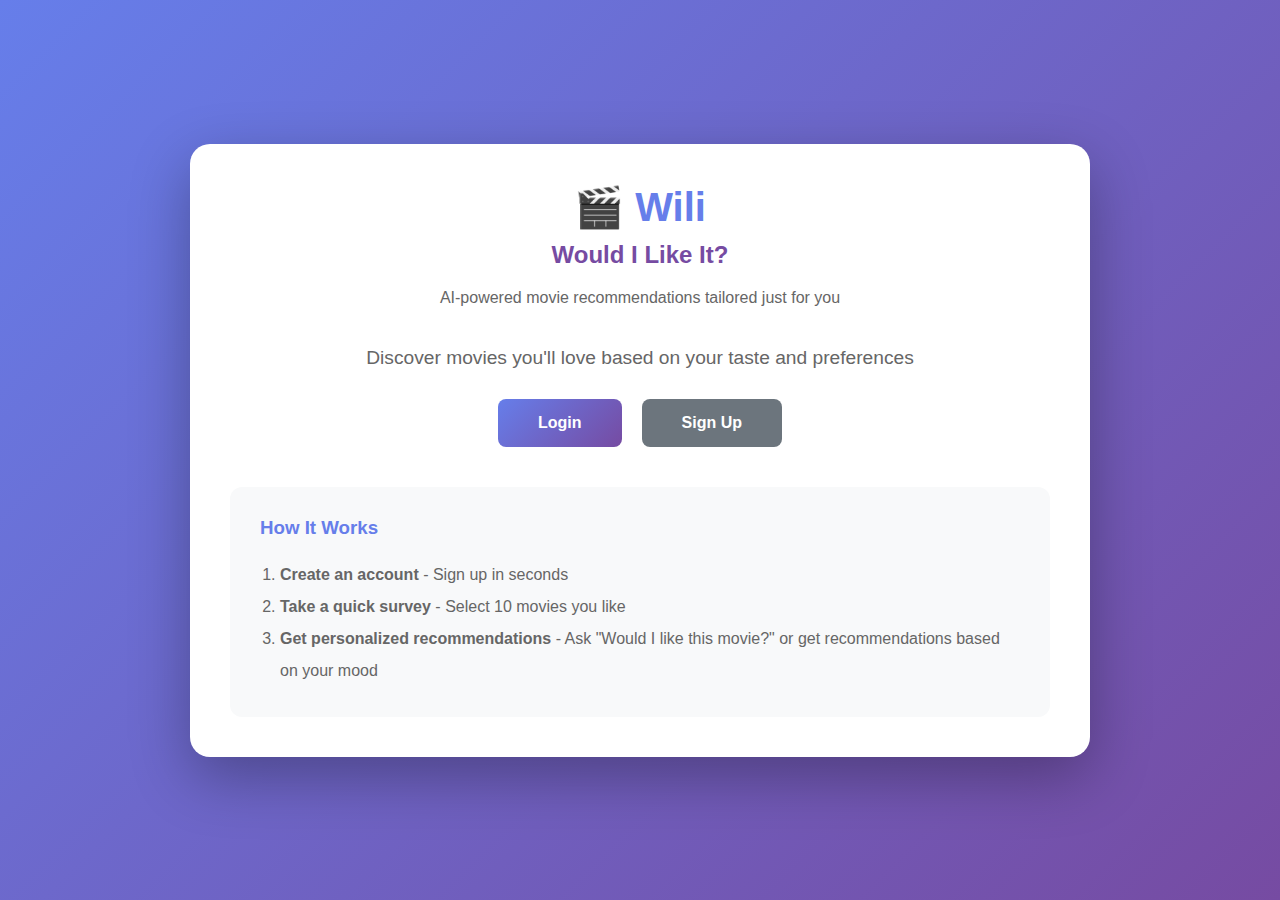
<file: frontend/index.html>
<!DOCTYPE html>
<html lang="en">
<head>
    <meta charset="UTF-8">
    <meta name="viewport" content="width=device-width, initial-scale=1.0">
    <title>Wili - AI Movie Recommendations</title>
    <link rel="stylesheet" href="css/style.css">
</head>
<body>
    <div class="container">
        <h1>🎬 Wili</h1>
        <h2>Would I Like It?</h2>
        <p class="subtitle">AI-powered movie recommendations tailored just for you</p>
        
        <div style="text-align: center; margin: 40px 0;">
            <p style="font-size: 1.2em; color: #666; margin-bottom: 30px;">
                Discover movies you'll love based on your taste and preferences
            </p>
            
            <div style="display: flex; gap: 20px; justify-content: center; flex-wrap: wrap;">
                <button onclick="window.location.href='login.html'" style="width: auto; padding: 15px 40px;">
                    Login
                </button>
                <button onclick="window.location.href='signup.html'" class="btn-secondary" style="width: auto; padding: 15px 40px;">
                    Sign Up
                </button>
            </div>
        </div>
        
        <div style="background: #f8f9fa; padding: 30px; border-radius: 12px; margin-top: 40px;">
            <h3 style="color: #667eea; margin-bottom: 20px;">How It Works</h3>
            <ol style="color: #666; line-height: 2; padding-left: 20px;">
                <li><strong>Create an account</strong> - Sign up in seconds</li>
                <li><strong>Take a quick survey</strong> - Select 10 movies you like</li>
                <li><strong>Get personalized recommendations</strong> - Ask "Would I like this movie?" or get recommendations based on your mood</li>
            </ol>
        </div>
    </div>
</body>
</html>
</file>
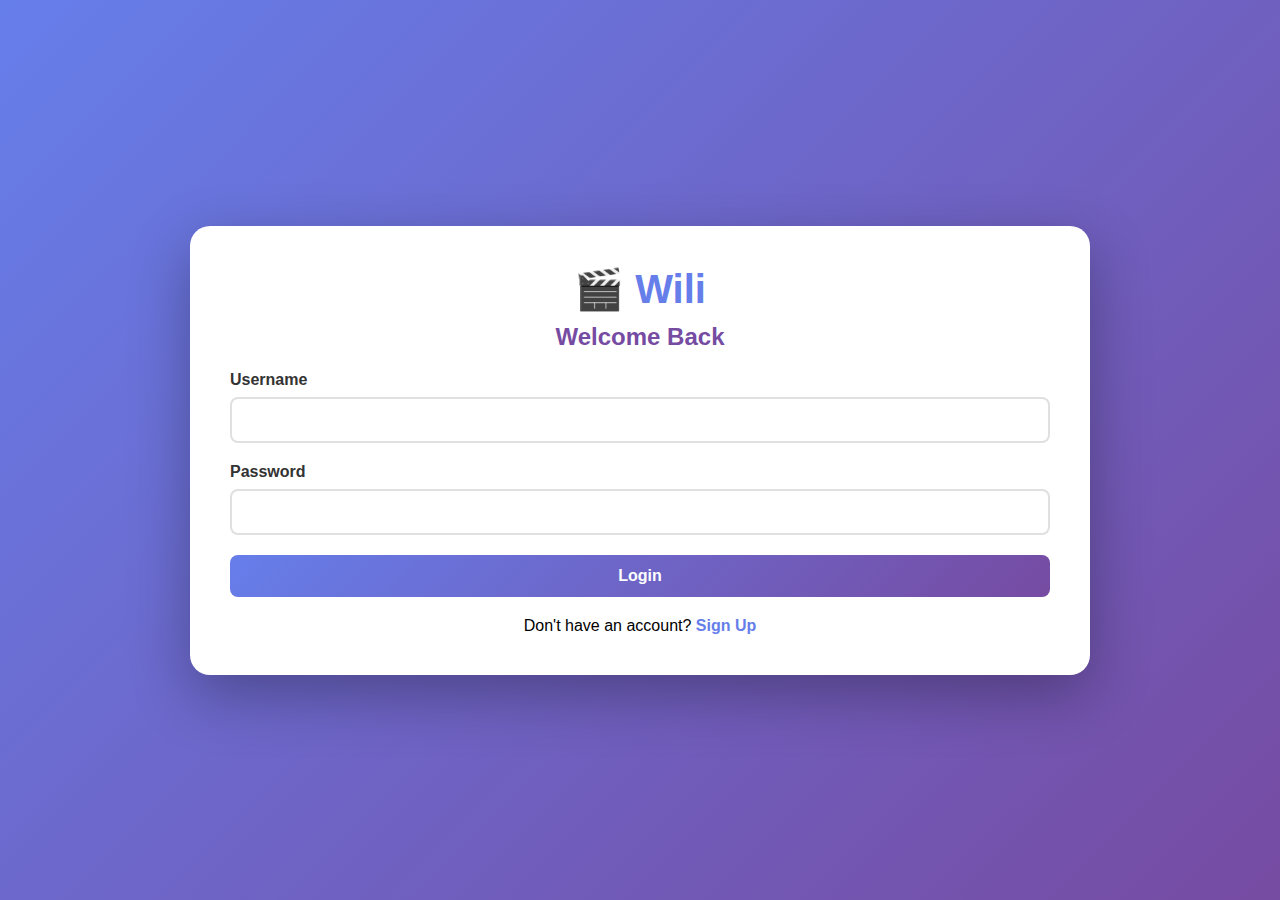
<file: frontend/dashboard.html>
<!DOCTYPE html>
<html lang="en">
<head>
    <meta charset="UTF-8">
    <meta name="viewport" content="width=device-width, initial-scale=1.0">
    <title>Wili Dashboard</title>
    <link rel="stylesheet" href="css/style.css">
</head>
<body>
    <div class="container">
        <div class="nav">
            <div class="nav-left">
                <h1>🎬 Wili</h1>
            </div>
            <div class="nav-right">
                <span style="margin-right: 20px; color: #666;">
                    Welcome, <strong id="usernameDisplay"></strong>
                </span>
                <button onclick="logout()">Logout</button>
            </div>
        </div>
        
        <div id="alert" class="alert"></div>
        
        <!-- Tabs -->
        <div class="tabs">
            <button class="tab active" onclick="switchTab('wili')">
                Would I Like It?
            </button>
            <button class="tab" onclick="switchTab('recommendations')">
                Get Recommendations
            </button>
        </div>
        
        <!-- Tab 1: Wili Check (Use Case A) -->
        <div id="wiliTab" class="tab-content active">
            <h2>Would I Like This Movie?</h2>
            <p class="subtitle">Enter a movie title to see if you'd like it based on your preferences</p>
            
            <form id="wiliForm">
                <div class="form-group">
                    <label for="movieTitle">Movie Title</label>
                    <input type="text" id="movieTitle" placeholder="e.g., Inception, The Matrix" required>
                </div>
                
                <button type="submit">WILI !</button>
            </form>
            
            <div id="wiliResult"></div>
        </div>
        
        <!-- Tab 2: Recommendations (Use Case B) -->
        <div id="recommendationsTab" class="tab-content">
            <h2>Get Movie Recommendations</h2>
            <p class="subtitle">Describe what you're looking for and we'll find the perfect matches</p>
            
            <form id="recommendationsForm">
                <div class="form-group">
                    <label for="prompt">What are you looking for?</label>
                    <textarea id="prompt" rows="3" 
                        placeholder="e.g., I want a movie similar to Blade Runner in vibe, something dark and futuristic" 
                        required></textarea>
                </div>
                
                <div class="filters">
                    <div class="form-group">
                        <label for="minRating">Minimum Rating</label>
                        <input type="number" id="minRating" min="0" max="10" step="0.1" 
                            placeholder="e.g., 7.0">
                    </div>
                    
                    <div class="form-group">
                        <label for="minYear">Minimum Year</label>
                        <input type="text" id="minYear" placeholder="e.g., 2000">
                    </div>
                    
                    <div class="form-group">
                        <label for="genre">Genre</label>
                        <input type="text" id="genre" placeholder="e.g., sci-fi, drama">
                    </div>
                </div>
                
                <button type="submit">Get Recommendations</button>
            </form>
            
            <div id="recommendationsResult"></div>
        </div>
        
        <div id="loading" class="loading">
            <div class="spinner"></div>
            <p>Processing your request...</p>
        </div>
    </div>
    
    <script src="js/auth.js"></script>
    <script src="js/app.js"></script>
</body>
</html>
</file>
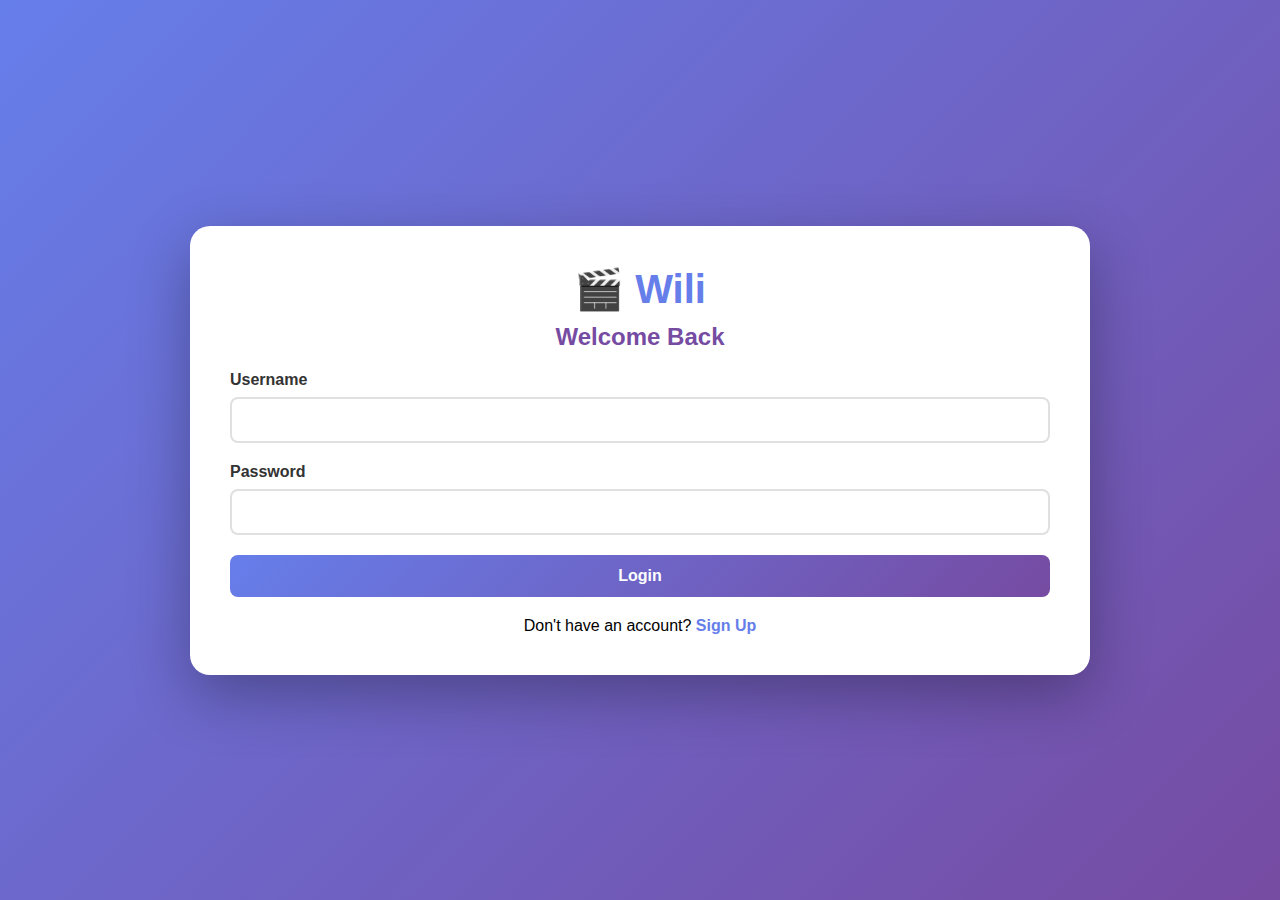
<file: frontend/login.html>
<!DOCTYPE html>
<html lang="en">
<head>
    <meta charset="UTF-8">
    <meta name="viewport" content="width=device-width, initial-scale=1.0">
    <title>Login - Wili</title>
    <link rel="stylesheet" href="css/style.css">
</head>
<body>
    <div class="container">
        <h1>🎬 Wili</h1>
        <h2>Welcome Back</h2>
        
        <div id="alert" class="alert"></div>
        
        <form id="loginForm">
            <div class="form-group">
                <label for="username">Username</label>
                <input type="text" id="username" name="username" required>
            </div>
            
            <div class="form-group">
                <label for="password">Password</label>
                <input type="password" id="password" name="password" required>
            </div>
            
            <button type="submit" id="submitBtn">Login</button>
        </form>
        
        <p class="text-center">
            Don't have an account? <a href="signup.html" class="text-link">Sign Up</a>
        </p>
    </div>
    
    <script src="js/auth.js"></script>
    <script>
        document.getElementById('loginForm').addEventListener('submit', async (e) => {
            e.preventDefault();
            
            const username = document.getElementById('username').value;
            const password = document.getElementById('password').value;
            
            const submitBtn = document.getElementById('submitBtn');
            submitBtn.disabled = true;
            submitBtn.textContent = 'Logging in...';
            
            try {
                const result = await login(username, password);
                showAlert('Login successful! Redirecting...', 'success');
                
                setTimeout(() => {
                    // Check if user has completed survey
                    if (result.has_embedding) {
                        window.location.href = 'dashboard.html';
                    } else {
                        window.location.href = 'survey.html';
                    }
                }, 1500);
            } catch (error) {
                showAlert(error.message, 'error');
                submitBtn.disabled = false;
                submitBtn.textContent = 'Login';
            }
        });
        
        function showAlert(message, type) {
            const alert = document.getElementById('alert');
            alert.textContent = message;
            alert.className = `alert alert-${type} show`;
        }
    </script>
</body>
</html>
</file>
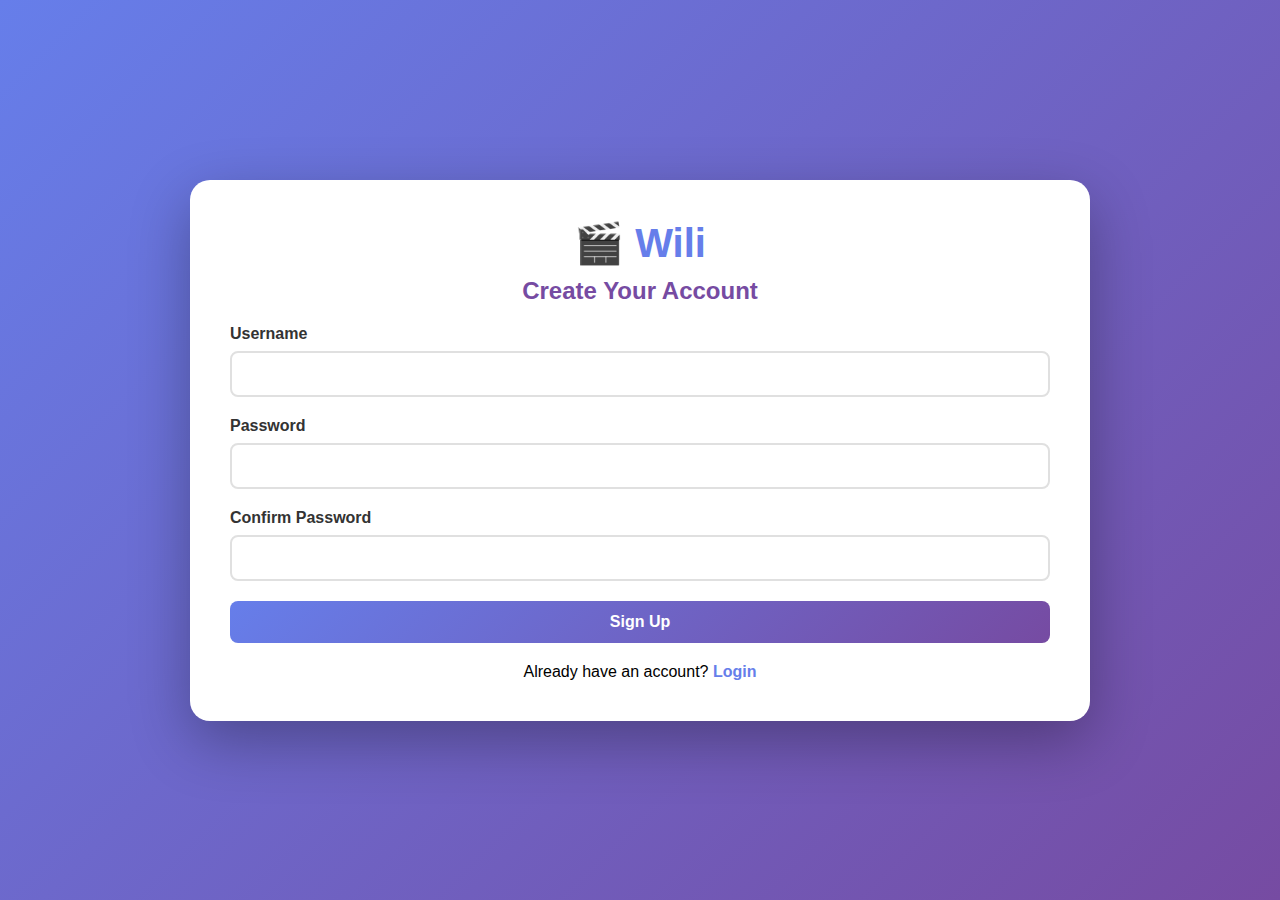
<file: frontend/signup.html>
<!DOCTYPE html>
<html lang="en">
<head>
    <meta charset="UTF-8">
    <meta name="viewport" content="width=device-width, initial-scale=1.0">
    <title>Sign Up - Wili</title>
    <link rel="stylesheet" href="css/style.css">
</head>
<body>
    <div class="container">
        <h1>🎬 Wili</h1>
        <h2>Create Your Account</h2>
        
        <div id="alert" class="alert"></div>
        
        <form id="signupForm">
            <div class="form-group">
                <label for="username">Username</label>
                <input type="text" id="username" name="username" required minlength="3">
            </div>
            
            <div class="form-group">
                <label for="password">Password</label>
                <input type="password" id="password" name="password" required minlength="6">
            </div>
            
            <div class="form-group">
                <label for="confirmPassword">Confirm Password</label>
                <input type="password" id="confirmPassword" name="confirmPassword" required minlength="6">
            </div>
            
            <button type="submit" id="submitBtn">Sign Up</button>
        </form>
        
        <p class="text-center">
            Already have an account? <a href="login.html" class="text-link">Login</a>
        </p>
    </div>
    
    <script src="js/auth.js"></script>
    <script>
        document.getElementById('signupForm').addEventListener('submit', async (e) => {
            e.preventDefault();
            
            const username = document.getElementById('username').value;
            const password = document.getElementById('password').value;
            const confirmPassword = document.getElementById('confirmPassword').value;
            
            if (password !== confirmPassword) {
                showAlert('Passwords do not match', 'error');
                return;
            }
            
            const submitBtn = document.getElementById('submitBtn');
            submitBtn.disabled = true;
            submitBtn.textContent = 'Creating account...';
            
            try {
                const result = await signup(username, password);
                showAlert('Account created successfully! Redirecting to survey...', 'success');
                
                setTimeout(() => {
                    window.location.href = 'survey.html';
                }, 1500);
            } catch (error) {
                showAlert(error.message, 'error');
                submitBtn.disabled = false;
                submitBtn.textContent = 'Sign Up';
            }
        });
        
        function showAlert(message, type) {
            const alert = document.getElementById('alert');
            alert.textContent = message;
            alert.className = `alert alert-${type} show`;
        }
    </script>
</body>
</html>
</file>
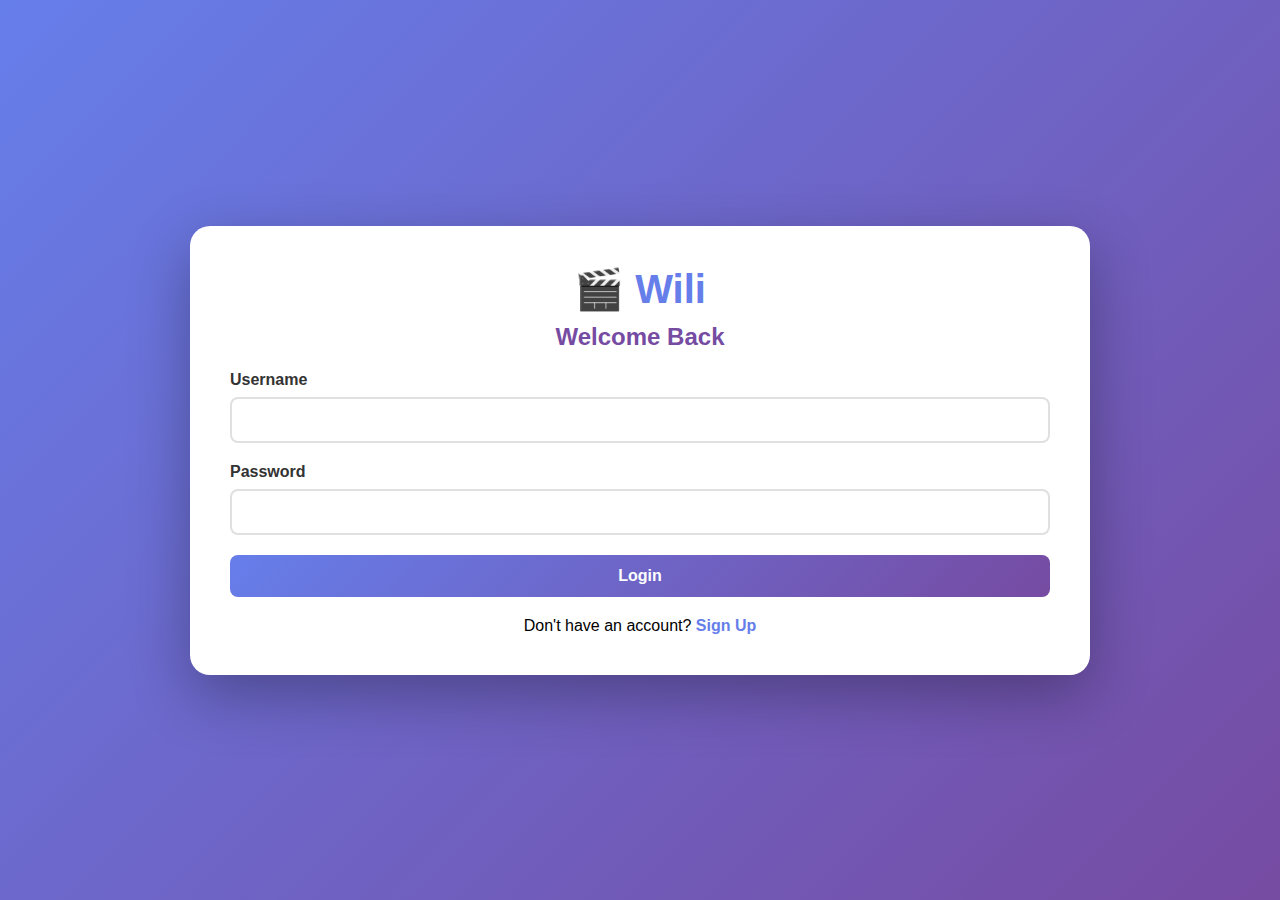
<file: frontend/survey.html>
<!DOCTYPE html>
<html lang="en">
<head>
    <meta charset="UTF-8">
    <meta name="viewport" content="width=device-width, initial-scale=1.0">
    <title>Survey - Wili</title>
    <link rel="stylesheet" href="css/style.css">
</head>
<body>
    <div class="container">
        <div class="nav">
            <div class="nav-left">
                <h1>🎬 Movie Preference Survey</h1>
            </div>
            <div class="nav-right">
                <button onclick="logout()">Logout</button>
            </div>
        </div>
        
        <div id="alert" class="alert"></div>
        
        <div class="progress-container">
            <p>Select movies you've seen and liked (<span id="selectedCount">0</span>/10)</p>
            <div class="progress-bar">
                <div class="progress-fill" id="progressFill" style="width: 0%">0%</div>
            </div>
        </div>
        
        <div id="surveyContent">
            <p class="subtitle">Click on movies you've seen and liked. Click "Next" to see more options.</p>
            
            <div id="moviesGrid" class="movies-grid"></div>
            
            <div style="display: flex; gap: 15px; margin-top: 30px;">
                <button id="nextBtn" onclick="loadNextMovies()" class="btn-secondary" style="flex: 1;">
                    Next Movies
                </button>
                <button id="submitBtn" onclick="submitSurvey()" style="flex: 1;" disabled>
                    Complete Survey
                </button>
            </div>
        </div>
        
        <div id="loading" class="loading">
            <div class="spinner"></div>
            <p>Loading movies...</p>
        </div>
        
        <div id="processingEmbedding" class="loading">
            <div class="spinner"></div>
            <p>Computing your personalized embedding...</p>
        </div>
    </div>
    
    <script src="js/auth.js"></script>
    <script src="js/survey.js"></script>
</body>
</html>
</file>
<file: frontend/css/style.css>
* {
    margin: 0;
    padding: 0;
    box-sizing: border-box;
}

body {
    font-family: 'Segoe UI', Tahoma, Geneva, Verdana, sans-serif;
    background: linear-gradient(135deg, #667eea 0%, #764ba2 100%);
    min-height: 100vh;
    display: flex;
    justify-content: center;
    align-items: center;
    padding: 20px;
}

.container {
    background: white;
    border-radius: 20px;
    padding: 40px;
    box-shadow: 0 20px 60px rgba(0, 0, 0, 0.3);
    max-width: 900px;
    width: 100%;
}

h1 {
    color: #667eea;
    text-align: center;
    margin-bottom: 10px;
    font-size: 2.5em;
}

h2 {
    color: #764ba2;
    margin-bottom: 20px;
    text-align: center;
}

.subtitle {
    text-align: center;
    color: #666;
    margin-bottom: 30px;
}

/* Forms */
.form-group {
    margin-bottom: 20px;
}

label {
    display: block;
    margin-bottom: 8px;
    color: #333;
    font-weight: 600;
}

input[type="text"],
input[type="password"],
input[type="number"],
select,
textarea {
    width: 100%;
    padding: 12px;
    border: 2px solid #e0e0e0;
    border-radius: 8px;
    font-size: 16px;
    transition: border-color 0.3s;
}

input:focus,
select:focus,
textarea:focus {
    outline: none;
    border-color: #667eea;
}

/* Buttons */
button, .btn {
    background: linear-gradient(135deg, #667eea 0%, #764ba2 100%);
    color: white;
    padding: 12px 30px;
    border: none;
    border-radius: 8px;
    font-size: 16px;
    font-weight: 600;
    cursor: pointer;
    transition: transform 0.2s, box-shadow 0.2s;
    width: 100%;
}

button:hover, .btn:hover {
    transform: translateY(-2px);
    box-shadow: 0 10px 20px rgba(102, 126, 234, 0.4);
}

button:disabled {
    background: #ccc;
    cursor: not-allowed;
    transform: none;
}

.btn-secondary {
    background: #6c757d;
}

.btn-secondary:hover {
    box-shadow: 0 10px 20px rgba(108, 117, 125, 0.4);
}

/* Movie cards */
.movies-grid {
    display: grid;
    grid-template-columns: repeat(auto-fit, minmax(250px, 1fr));
    gap: 20px;
    margin: 30px 0;
}

.movie-card {
    background: #f8f9fa;
    padding: 20px;
    border-radius: 12px;
    border: 3px solid transparent;
    cursor: pointer;
    transition: all 0.3s;
}

.movie-card:hover {
    transform: translateY(-5px);
    box-shadow: 0 10px 20px rgba(0, 0, 0, 0.1);
}

.movie-card.selected {
    border-color: #667eea;
    background: #e8eaf6;
}

.movie-card h3 {
    color: #333;
    margin-bottom: 10px;
    font-size: 1.2em;
}

.movie-card p {
    color: #666;
    font-size: 0.9em;
    margin: 5px 0;
}

/* Progress */
.progress-container {
    margin: 20px 0;
    text-align: center;
}

.progress-bar {
    background: #e0e0e0;
    border-radius: 10px;
    height: 20px;
    overflow: hidden;
    margin-top: 10px;
}

.progress-fill {
    background: linear-gradient(135deg, #667eea 0%, #764ba2 100%);
    height: 100%;
    transition: width 0.3s;
    display: flex;
    align-items: center;
    justify-content: center;
    color: white;
    font-size: 0.8em;
    font-weight: 600;
}

/* Results */
.result-card {
    background: #f8f9fa;
    padding: 25px;
    border-radius: 12px;
    margin: 20px 0;
    border-left: 5px solid #667eea;
}

.result-card h3 {
    color: #333;
    margin-bottom: 15px;
}

.result-card .score {
    font-size: 2em;
    color: #667eea;
    font-weight: bold;
    margin: 10px 0;
}

.result-card .explanation {
    color: #666;
    line-height: 1.6;
    margin-top: 15px;
    padding: 15px;
    background: white;
    border-radius: 8px;
}

.movie-info {
    display: flex;
    gap: 20px;
    flex-wrap: wrap;
    margin-top: 10px;
}

.movie-info-item {
    background: white;
    padding: 8px 15px;
    border-radius: 6px;
    font-size: 0.9em;
}

.movie-info-item strong {
    color: #764ba2;
}

/* Alerts */
.alert {
    padding: 15px;
    border-radius: 8px;
    margin-bottom: 20px;
    display: none;
}

.alert.show {
    display: block;
}

.alert-error {
    background: #fee;
    color: #c33;
    border: 1px solid #fcc;
}

.alert-success {
    background: #efe;
    color: #3c3;
    border: 1px solid #cfc;
}

.alert-info {
    background: #eef;
    color: #33c;
    border: 1px solid #ccf;
}

/* Loading */
.loading {
    text-align: center;
    padding: 40px;
    display: none;
}

.loading.show {
    display: block;
}

.spinner {
    border: 4px solid #f3f3f3;
    border-top: 4px solid #667eea;
    border-radius: 50%;
    width: 50px;
    height: 50px;
    animation: spin 1s linear infinite;
    margin: 0 auto 20px;
}

@keyframes spin {
    0% { transform: rotate(0deg); }
    100% { transform: rotate(360deg); }
}

/* Navigation */
.nav {
    display: flex;
    justify-content: space-between;
    align-items: center;
    margin-bottom: 30px;
    padding-bottom: 20px;
    border-bottom: 2px solid #e0e0e0;
}

.nav-left h2 {
    margin: 0;
    text-align: left;
}

.nav-right button {
    width: auto;
    padding: 10px 20px;
}

/* Tabs */
.tabs {
    display: flex;
    gap: 10px;
    margin-bottom: 30px;
    border-bottom: 2px solid #e0e0e0;
}

.tab {
    padding: 12px 24px;
    background: transparent;
    color: #666;
    border: none;
    border-bottom: 3px solid transparent;
    cursor: pointer;
    transition: all 0.3s;
    width: auto;
}

.tab:hover {
    color: #667eea;
    transform: none;
    box-shadow: none;
}

.tab.active {
    color: #667eea;
    border-bottom-color: #667eea;
}

.tab-content {
    display: none;
}

.tab-content.active {
    display: block;
}

/* Filters */
.filters {
    display: grid;
    grid-template-columns: repeat(auto-fit, minmax(200px, 1fr));
    gap: 15px;
    margin-bottom: 20px;
}

/* Links */
.text-link {
    color: #667eea;
    text-decoration: none;
    font-weight: 600;
}

.text-link:hover {
    text-decoration: underline;
}

.text-center {
    text-align: center;
    margin-top: 20px;
}

/* Responsive */
@media (max-width: 768px) {
    .container {
        padding: 20px;
    }
    
    h1 {
        font-size: 2em;
    }
    
    .movies-grid {
        grid-template-columns: 1fr;
    }
    
    .filters {
        grid-template-columns: 1fr;
    }
}
</file>
